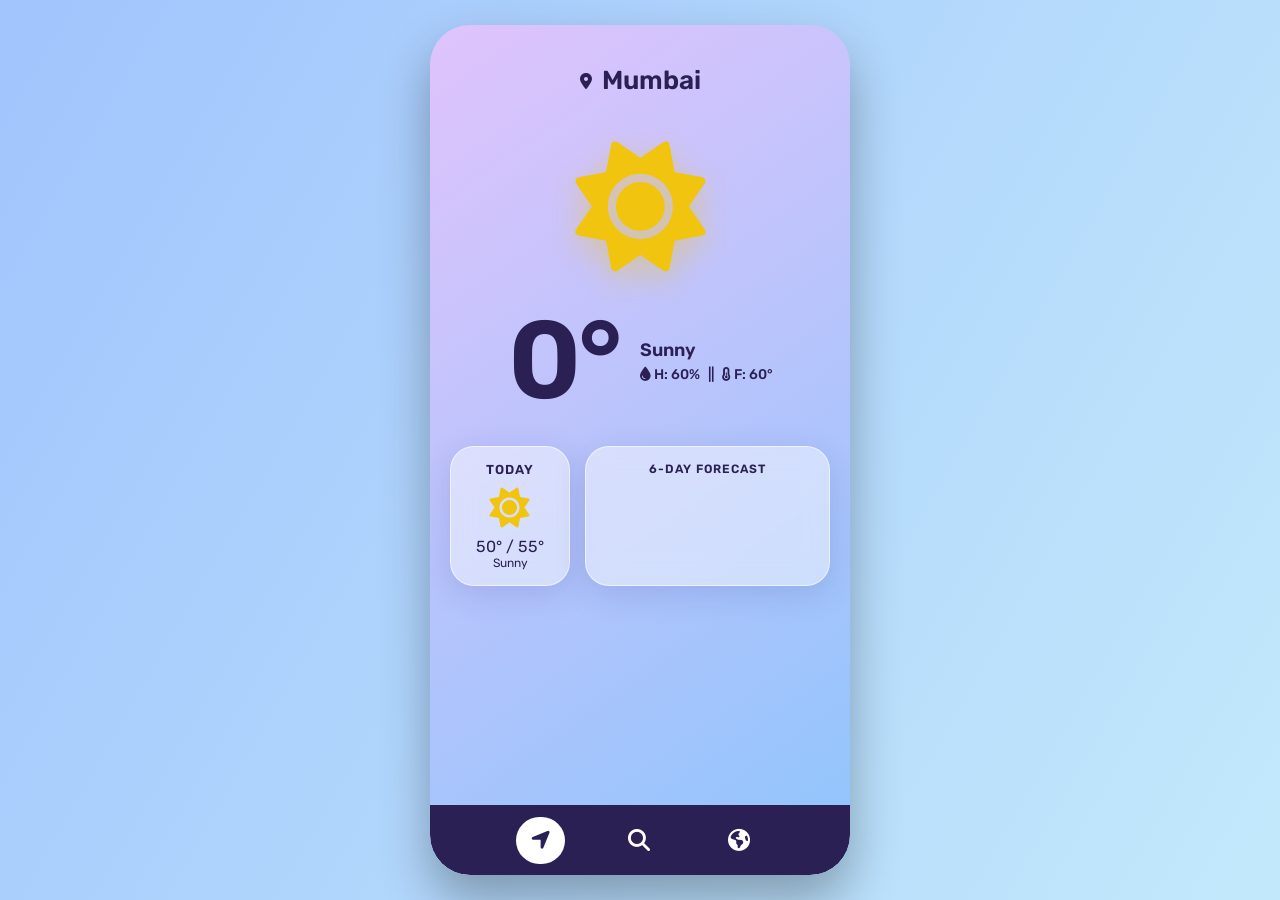
<file: index.html>
<!DOCTYPE html>
<html lang="en">
  <head>
    <meta charset="UTF-8" />
    
    <meta name="viewport" content="width=device-width, initial-scale=1.0" />
    
    <link rel="icon" type="image/png" href="img/icon.png" />
    
    <link
      rel="stylesheet"
      href="https://cdnjs.cloudflare.com/ajax/libs/font-awesome/6.4.0/css/all.min.css"
    />
    
    <link rel="stylesheet" href="css/style.css" />
    
    <title>Weather App | Portfolio</title>
  </head>

  <body>
    <main id="screen" class="weather-app-container">
      
      <header class="city-name-header">
        <i class="fa-solid fa-location-dot"></i>
        <h1 id="city-name">Mumbai</h1>
      </header>

      <section class="current-weather">
        <div class="weather-icon-container">
          <i class="fa-solid fa-sun weather-icon" id="main-weather-icon"></i>
        </div>
        
        <div class="weather-description">
          <div class="show-metric" id="metric">0°</div>
          
          <div class="weather-details">
            <div class="weather-condition" id="weather-condition">Sunny</div>
            
            <div class="h-f-details">
              <div class="show-humidity">
                 <i class="fa-solid fa-droplet"></i> H: <span id="humidity">60</span>%
              </div>
              <span class="divider">||</span>
              <div class="show-feels-like">
                <i class="fa-solid fa-temperature-half"></i> F: <span id="feels-like">60</span>°
              </div>
            </div>
          </div>
        </div>
      </section>

      <section class="forecasts-box">
        
        <article class="today-forecast">
          <h4>TODAY</h4>
          <div class="weather-icon-today">
            <i class="fa-solid fa-sun weather-icons" id="today-weather-icon"></i>
          </div>
          <div class="temp-today">
            <span id="temp-min-today">50°</span> / <span id="temp-max-today">55°</span>
          </div>
          <div class="weather-condition-today" id="weather-condition-today">Sunny</div>
        </article>

        <article class="future-forecast">
          <h5>6-DAY FORECAST</h5>
          <div id="future-forecast-box"></div>
        </article>
      </section>

      <nav class="bottom-nav">
        <ul>
          <li>
            <a class="active" href="index.html" aria-label="Current Location">
              <i class="fa-solid fa-location-arrow"></i>
            </a>
          </li>
          <li>
            <a href="search.html" aria-label="Search City">
              <i class="fa-solid fa-magnifying-glass"></i>
            </a>
          </li>
          <li>
            <a href="world.html" aria-label="World Weather">
              <i class="fa-solid fa-earth-americas"></i>
            </a>
          </li>
        </ul>
      </nav>
    </main>
    
    <script src="js/main.js"></script>
  </body>
</html>
</file>
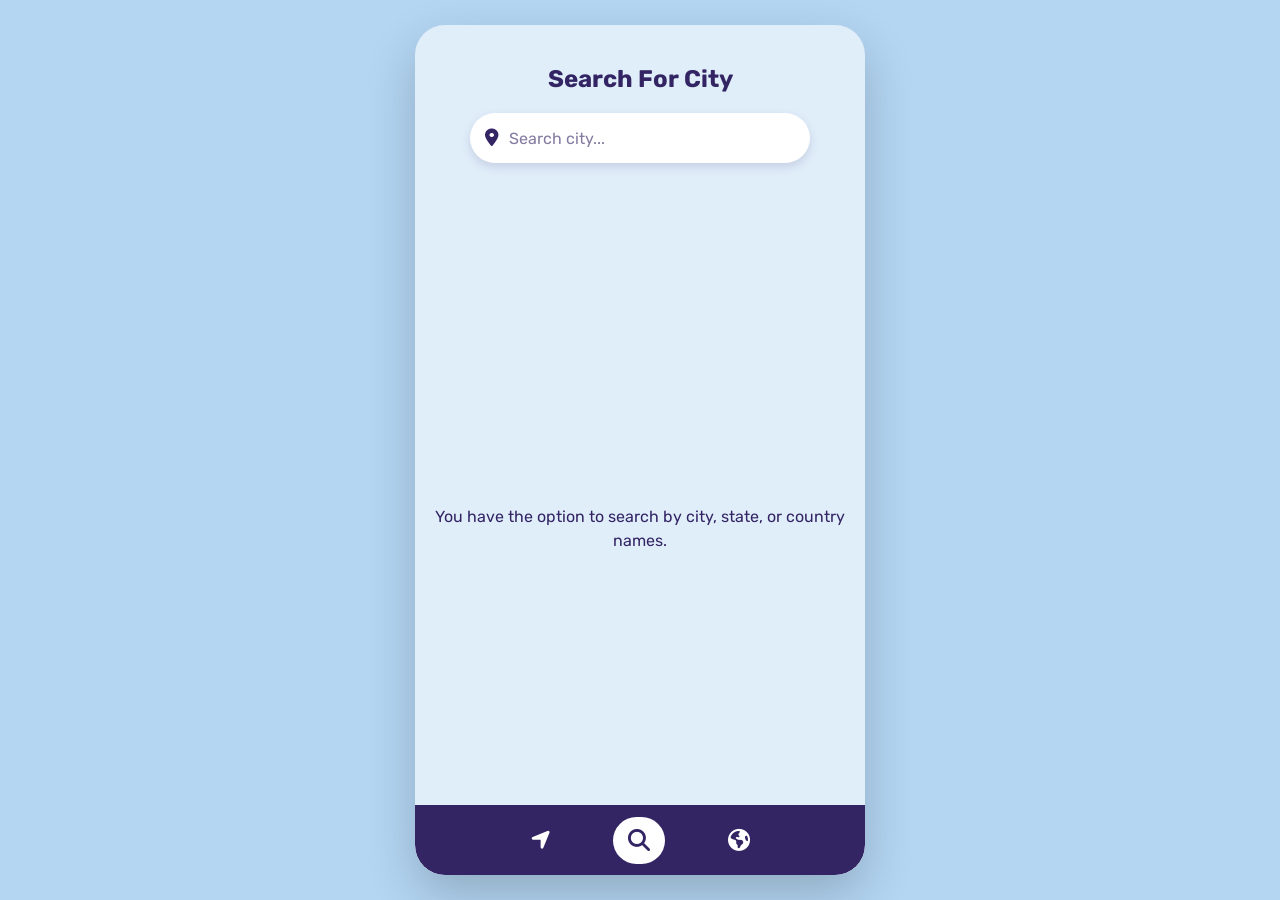
<file: search.html>
<!DOCTYPE html>
<html lang="en">
<head>
  <meta charset="UTF-8">
  
  <meta name="viewport" content="width=device-width, initial-scale=1.0">
  
  <link rel="icon" type="image/png" href="img/icon.png" />
  
  <link rel="stylesheet" href="https://cdnjs.cloudflare.com/ajax/libs/font-awesome/6.4.0/css/all.min.css" />
  
  <link rel="stylesheet" href="css/search.css" />
  
  <title>Search Weather | Portfolio</title>
</head>

<body>
  <main id="screen" class="weather-app-container">
    
    <header class="search-header">
      <h3>Search For City</h3>
    </header>

    <section class="search-bar-container">
      <div class="search">
        <div class="search-icon"><i class="fa-solid fa-location-dot"></i></div>
        <input class="searchinput" type="text" placeholder="Search city...">
      </div>
    </section>

    <div class="message">
      <p>You have the option to search by city, state, or country names.</p>
    </div>

    <div class="error-message" style="display: none;">
      <p>Location not found. Please check your spelling and try again.</p>
    </div>

    <section class="return" style="display: none;">
      <div class="box">
        
        <div class="weather-box">
          <div class="name">
            <div class="city-name">London</div>
            <div class="weather-temp">20°</div>
          </div>
          <div class="weather-icon-container">
            <i class="fa-solid fa-sun weather-icon"></i>
          </div>
        </div>

        <div class="weather-desc">
          <div class="desc-box">
            <div class="desc-icon"><i class="fa-solid fa-wind"></i></div>
            <div class="desc-name">Wind</div>
            <div class="desc-info wind">15 m/s</div>
          </div>

          <div class="desc-box">
            <div class="desc-icon"><i class="fa-solid fa-temperature-full"></i></div>
            <div class="desc-name">Pressure</div>
            <div class="desc-info pressure">15 mbar</div>
          </div>

          <div class="desc-box">
            <div class="desc-icon"><i class="fa-solid fa-droplet"></i></div>
            <div class="desc-name">Humidity</div>
            <div class="desc-info humidity">50%</div>
          </div>
        </div>

        <div class="weather-desc">
          <div class="desc-box">
            <div class="desc-icon"><i class="fa-solid fa-sun"></i></div>
            <div class="desc-name">Sunrise</div>
            <div class="desc-info sunrise">06:00</div>
          </div>

          <div class="desc-box">
            <div class="desc-icon"><i class="fa-solid fa-cloud-sun"></i></div>
            <div class="desc-name">Sunset</div>
            <div class="desc-info sunset">18:00</div>
          </div>
        </div>

      </div>
    </section>

    <nav class="bottom-nav">
      <ul>
        <li>
          <a href="index.html" aria-label="Current Location">
            <i class="fa-solid fa-location-arrow"></i>
          </a>
        </li>
        <li>
          <a class="active" href="search.html" aria-label="Search City">
            <i class="fa-solid fa-magnifying-glass"></i>
          </a>
        </li>
        <li>
          <a href="world.html" aria-label="World Weather">
            <i class="fa-solid fa-earth-americas"></i>
          </a>
        </li>
      </ul>
    </nav>
    
  </main>

  <script src="js/search.js"></script>
</body>
</html>
</file>
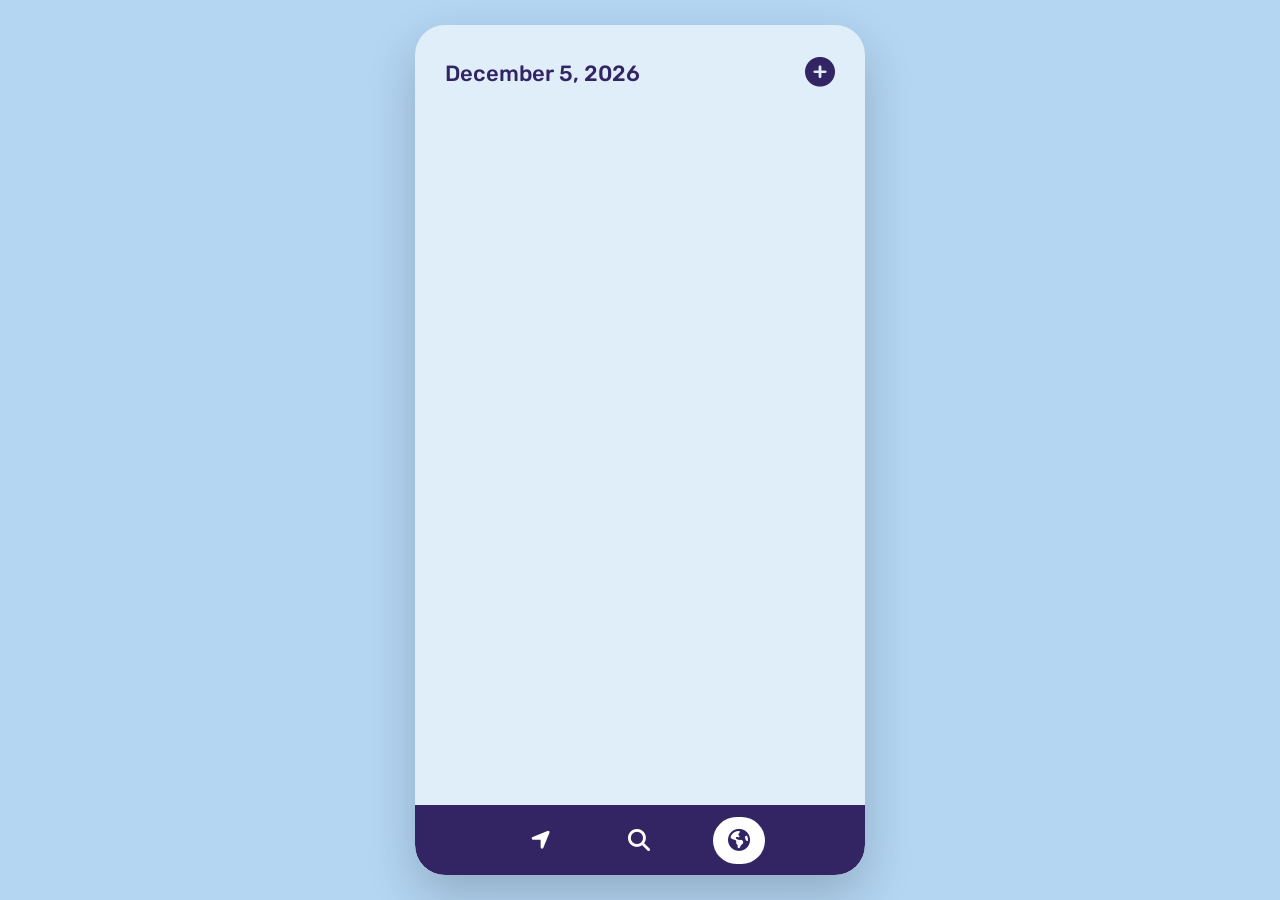
<file: world.html>
<!DOCTYPE html>
<html lang="en">
<head>
  <meta charset="UTF-8">
  
  <meta name="viewport" content="width=device-width, initial-scale=1.0">
  
  <link rel="icon" type="image/png" href="img/icon.png" />
  
  <link rel="stylesheet" href="https://cdnjs.cloudflare.com/ajax/libs/font-awesome/6.4.0/css/all.min.css" />
  
  <link rel="stylesheet" href="css/world.css" />
  
  <title>Saved Cities | Portfolio</title>
</head>

<body>
  <main id="screen" class="weather-app-container">
    
    <header class="section-header">
      <div class="date" id="current-date">April 7, 2024</div>
      
      <button class="add-btn" id="toggle-add-btn" aria-label="Add a new city">
        <i class="fa-solid fa-circle-plus btn-icon"></i>
      </button>
    </header>

    <section class="add-section-container" id="add-section">
      <div class="add-section">
        <div class="add-section-title">
          <h2>Add a new place</h2>
        </div>
        
        <div class="search">
          <div class="search-icon"><i class="fa-solid fa-location-dot"></i></div>
          <input class="searchinput" id="add-city-input" type="text" placeholder="Search city to save...">
        </div>
        
        <div class="messages">
          <div class="error-message" id="error-msg" style="display: none;">City not found</div>
          <div class="normal-message" id="normal-msg">Search your city to add</div>
          <div class="added-message" id="success-msg" style="display: none;">Successfully added ✔</div>
        </div>
      </div>
    </section>

    <section class="city-box" id="saved-cities-list">
        </section>

    <nav class="bottom-nav">
      <ul>
        <li>
          <a href="index.html" aria-label="Current Location">
            <i class="fa-solid fa-location-arrow"></i>
          </a>
        </li>
        <li>
          <a href="search.html" aria-label="Search City">
            <i class="fa-solid fa-magnifying-glass"></i>
          </a>
        </li>
        <li>
          <a class="active" href="world.html" aria-label="Saved Cities">
            <i class="fa-solid fa-earth-americas"></i>
          </a>
        </li>
      </ul>
    </nav>
    
  </main>

  <script src="js/world.js"></script>
</body>
</html>
</file>
<file: css/style.css>
/* =========================================
   GLOBAL VARIABLES & RESET
   ========================================= */
@import url("https://fonts.googleapis.com/css2?family=Rubik:wght@300;400;500;600&display=swap");

:root {
  --font-color-main: #2b2054; /* Slightly darker for better contrast */
  --white-color: #ffffff;
  --icon-color: #f1c40f; 
  /* Glassmorphism Variables */
  --glass-bg: rgba(255, 255, 255, 0.45);
  --glass-border: rgba(255, 255, 255, 0.6);
  --glass-shadow: 0 8px 32px 0 rgba(31, 38, 135, 0.15);
}

* {
  padding: 0;
  margin: 0;
  box-sizing: border-box;
  font-family: "Rubik", sans-serif;
}

/* =========================================
   MAIN LAYOUT & GORGEOUS BACKGROUND
   ========================================= */
body {
  /* A beautiful, modern sky-blue gradient */
  background: linear-gradient(120deg, #a1c4fd 0%, #c2e9fb 100%);
  display: flex;
  justify-content: center;
  align-items: center;
  min-height: 100vh; 
}

.weather-app-container {
  width: 100%; 
  min-height: 100vh; 
  display: flex;
  flex-direction: column;
  position: relative; 
}

/* =========================================
   HEADER & WEATHER ICON
   ========================================= */
.city-name-header {
  color: var(--font-color-main);
  display: flex;
  justify-content: center;
  align-items: center;
  padding: 40px 20px 0 20px;
  gap: 10px; 
  text-align: center;
}

.city-name-header h1 {
  font-size: 26px;
  font-weight: 600;
}

.current-weather {
  display: flex;
  flex-direction: column;
  align-items: center;
  margin-top: 10px;
}

.weather-icon-container {
  height: 200px;
  display: flex;
  justify-content: center;
  align-items: center;
  animation: float 3s ease-in-out infinite; 
}

.weather-icon-container i {
  font-size: 130px; 
  color: var(--icon-color);
  /* Adds a soft glowing shadow to the sun icon */
  filter: drop-shadow(0px 10px 15px rgba(241, 196, 15, 0.4));
}

@keyframes float {
  0%, 100% { transform: translateY(0); }
  50% { transform: translateY(-10px); }
}

/* =========================================
   TEMPERATURE & DETAILS
   ========================================= */
.weather-description {
  display: flex;
  align-items: center;
  justify-content: center;
  color: var(--font-color-main);
  width: 100%;
  gap: 20px; 
}

.show-metric {
  font-size: 110px;
  font-weight: 600;
  line-height: 1; 
  letter-spacing: -3px;
}

.weather-details {
  display: flex;
  flex-direction: column;
  gap: 5px;
  font-size: 16px;
  font-weight: 500;
}

.weather-condition {
  text-transform: capitalize;
  font-weight: 600;
  font-size: 18px;
}

.h-f-details {
  display: flex;
  gap: 8px;
  align-items: center;
  font-size: 14px;
}

/* =========================================
   FORECAST SECTION (GLASSMORPHISM)
   ========================================= */
.forecasts-box {
  display: flex;
  justify-content: center;
  gap: 15px;
  padding: 30px 20px;
  color: var(--font-color-main);
  margin-bottom: 80px; 
}

/* Frosted Glass Cards */
.today-forecast, .future-forecast {
  background: var(--glass-bg);
  backdrop-filter: blur(12px);
  -webkit-backdrop-filter: blur(12px);
  border: 1px solid var(--glass-border);
  box-shadow: var(--glass-shadow);
  border-radius: 24px;
  padding: 15px;
}

.today-forecast {
  width: 120px;
  display: flex;
  flex-direction: column;
  align-items: center;
  justify-content: space-between;
  flex-shrink: 0;
}

.today-forecast h4 {
  font-size: 13px;
  font-weight: 600;
  letter-spacing: 1px;
}

.today-forecast i {
  font-size: 40px;
  color: var(--icon-color);
  margin: 10px 0;
}

.weather-condition-today {
  text-transform: capitalize;
  font-size: 12px;
  text-align: center;
}

.future-forecast {
  flex-grow: 1; 
  display: flex;
  flex-direction: column;
  overflow: hidden; 
}

.future-forecast h5 {
  font-size: 12px;
  font-weight: 600;
  margin-bottom: 12px;
  text-align: center;
  letter-spacing: 1px;
}

#future-forecast-box {
  display: flex;
  overflow-x: auto; 
  gap: 12px;
  padding-bottom: 10px;
}

#future-forecast-box::-webkit-scrollbar {
  display: none;
}

/* Fixed the squished items by adding min-width */
.weather-forecast-box {
  min-width: 65px; 
  display: flex;
  flex-direction: column;
  align-items: center;
  gap: 6px;
  text-align: center;
}

.day-weather {
  font-size: 13px;
  font-weight: 600;
}

.weather-icon-forecast i {
  font-size: 20px;
  color: var(--icon-color);
}

.temp-weather {
  font-size: 14px;
  font-weight: 500;
}

.weather-main-forecast {
  font-size: 11px;
  text-transform: capitalize;
  opacity: 0.8;
}

/* =========================================
   BOTTOM NAVIGATION
   ========================================= */
.bottom-nav {
  width: 100%;
  height: 70px;
  background-color: var(--font-color-main);
  position: absolute; 
  bottom: 0;
  display: flex;
  justify-content: center;
  align-items: center;
}

.bottom-nav ul {
  display: flex;
  gap: 3rem; 
  list-style: none; 
}

.bottom-nav ul li a {
  color: var(--white-color);
  font-size: 22px;
  text-decoration: none; 
  padding: 10px 15px;
  border-radius: 50px;
  transition: all 0.3s ease; 
}

.bottom-nav ul li a.active, 
.bottom-nav ul li a:hover {
  background-color: var(--white-color);
  color: var(--font-color-main);
}

/* =========================================
   RESPONSIVE DESIGN (Media Queries)
   ========================================= */
@media screen and (min-width: 600px) {
  .weather-app-container {
    width: 420px; 
    min-height: 850px; 
    border-radius: 40px; 
    box-shadow: 0 25px 50px rgba(0, 0, 0, 0.3); 
    overflow: hidden; 
    /* The widget gets a slightly different gradient to stand out from the page background */
    background: linear-gradient(145deg, #e0c3fc 0%, #8ec5fc 100%);
  }

  .bottom-nav {
    border-radius: 0 0 40px 40px; 
  }
}
</file>
<file: css/search.css>
/* =========================================
   GLOBAL VARIABLES & RESET
   ========================================= */
/* Imports the Rubik font from Google Fonts */
@import url("https://fonts.googleapis.com/css2?family=Rubik:ital,wght@0,300..900;1,300..900&display=swap");

/* Reusing the same CSS variables from the main page for perfect consistency */
:root {
  --font-color-main: #332464;
  --white-color: #ffffff;
  --bg-light-blue: #B4D6F3;
  --app-bg: #E0EEFA;
  --icon-color: #f1c40f; /* Yellow for the FontAwesome sun/weather icons */
}

/* Global Reset: Removes default browser margins/padding */
* {
  padding: 0;
  margin: 0;
  box-sizing: border-box;
  font-family: "Rubik", sans-serif;
  list-style: none; /* Removes bullet points from the nav list globally */
}

/* =========================================
   MAIN LAYOUT (Mobile-First)
   ========================================= */
/* Centers the entire app on the background */
body {
  background-color: var(--bg-light-blue);
  display: flex;
  justify-content: center;
  align-items: center;
  min-height: 100vh; 
}

/* The primary container. On mobile, it takes up the full viewport */
.weather-app-container {
  background-color: var(--app-bg);
  width: 100%;
  min-height: 100vh;
  display: flex;
  flex-direction: column;
  position: relative; /* Crucial: Allows the bottom nav to pin absolutely to the bottom of this container */
}

/* =========================================
   HEADER & SEARCH BAR
   ========================================= */
.search-header h3 {
  color: var(--font-color-main);
  text-align: center;
  padding: 40px 0 20px 0; /* Gives some breathing room at the top */
  font-size: 24px;
}

/* Centers the search bar horizontally */
.search-bar-container {
  display: flex;
  justify-content: center;
  width: 100%;
  margin-bottom: 20px;
}

/* The pill-shaped white search bar */
.search {
  width: 85%;
  max-width: 340px;
  height: 50px;
  border-radius: 40px;
  display: flex;
  justify-content: center;
  align-items: center;
  box-shadow: 0 4px 10px rgba(51, 36, 100, 0.15); /* A soft, modern drop shadow */
  background-color: var(--white-color);
  padding: 0 15px; /* Keeps text from touching the curved edges */
}

.search-icon {
  display: flex;
  justify-content: center;
  align-items: center;
  margin-right: 10px;
}

.search-icon i {
  font-size: 18px;
  color: var(--font-color-main);
}

/* The actual typing area */
.searchinput {
  width: 100%;
  height: 100%;
  font-size: 16px;
  color: var(--font-color-main);
  border: none; /* Removes ugly default browser borders */
  outline: none; /* Prevents the blue glow when clicked */
  background: transparent;
}

/* Styles the placeholder text ("Search city...") */
.searchinput::placeholder {
  color: var(--font-color-main);
  opacity: 0.6;
}

/* =========================================
   MESSAGES (Default & Error)
   ========================================= */
/* These blocks show when the user first loads the page, or if a search fails */
.message, .error-message {
  flex-grow: 1; /* Pushes the message into the middle of the available space */
  display: flex;
  justify-content: center;
  align-items: center;
  padding: 40px 20px;
}

.message p, .error-message p {
  color: var(--font-color-main);
  text-align: center;
  font-size: 16px;
  line-height: 1.5; /* Makes multi-line text easier to read */
}

/* =========================================
   WEATHER RESULTS CARD
   ========================================= */
/* The main wrapper for all weather data once a search succeeds */
.return {
  padding: 0 20px;
  margin-bottom: 90px; /* Leaves room so the nav bar doesn't cover the bottom row of stats */
}

.box {
  display: flex;
  flex-direction: column;
  gap: 15px; /* Consistent spacing between the main card and the stat rows */
  align-items: center;
}

/* The dark primary card showing City, Temp, and main Icon */
.weather-box {
  width: 100%;
  max-width: 350px;
  height: 180px;
  border-radius: 30px;
  display: flex;
  justify-content: space-between;
  align-items: center;
  background-color: var(--font-color-main);
  color: var(--white-color);
  padding: 0 30px;
  box-shadow: 0 10px 20px rgba(0,0,0,0.1);
}

.name {
  display: flex;
  flex-direction: column;
}

.city-name {
  font-size: 22px;
  font-weight: 500;
}

.weather-temp {
  font-size: 60px;
  font-weight: 600;
  line-height: 1;
}

/* The massive FontAwesome icon inside the dark card */
.weather-icon-container {
  display: flex;
  align-items: center;
  justify-content: center;
}

.weather-icon-container i {
  font-size: 80px; 
  color: var(--icon-color);
}

/* =========================================
   DETAILED WEATHER GRIDS
   ========================================= */
/* The flex containers that hold the smaller stats (Wind, Humidity, Sunrise, etc.) */
.weather-desc {
  display: flex;
  justify-content: center;
  gap: 15px; /* Spacing between columns */
  width: 100%;
  max-width: 350px;
}

/* The individual dark squares for each stat */
.desc-box {
  flex: 1; /* Ensures all squares in a row are the exact same width */
  height: 110px;
  border-radius: 20px;
  display: flex;
  flex-direction: column;
  justify-content: center;
  align-items: flex-start;
  padding: 15px;
  color: var(--white-color);
  background-color: var(--font-color-main);
  box-shadow: 0 5px 15px rgba(0,0,0,0.1);
}

/* The tiny FontAwesome icons inside the stat squares */
.desc-icon i {
  font-size: 20px;
  color: var(--icon-color);
  margin-bottom: 5px;
}

.desc-name {
  font-size: 12px;
  opacity: 0.8; /* Dims the label slightly to emphasize the data value below it */
  margin-bottom: 2px;
}

.desc-info {
  font-size: 15px;
  font-weight: 500;
}

/* =========================================
   BOTTOM NAVIGATION
   ========================================= */
/* Exactly identical to index.html to ensure a seamless user experience */
.bottom-nav {
  width: 100%;
  height: 70px;
  background-color: var(--font-color-main);
  position: absolute; 
  bottom: 0;
  display: flex;
  justify-content: center;
  align-items: center;
}

.bottom-nav ul {
  display: flex;
  gap: 3rem;
  list-style: none;
}

.bottom-nav ul li a {
  color: var(--white-color);
  font-size: 22px;
  text-decoration: none;
  padding: 10px 15px;
  border-radius: 50px;
  transition: all 0.3s ease;
}

.bottom-nav ul li a.active, 
.bottom-nav ul li a:hover {
  background-color: var(--white-color);
  color: var(--font-color-main);
}

/* =========================================
   RESPONSIVE DESIGN (Media Queries)
   ========================================= */
/* Tablets and Desktop Monitors (Screens wider than 600px) */
@media screen and (min-width: 600px) {
  
  .weather-app-container {
    /* Transforms the full-screen layout into a centered, rounded widget */
    width: 450px;
    min-height: 850px;
    border-radius: 30px;
    box-shadow: 0 20px 50px rgba(0, 0, 0, 0.2);
    overflow: hidden;
  }

  .bottom-nav {
    border-radius: 0 0 30px 30px; /* Curves the bottom nav to match the widget */
  }
}
</file>
<file: css/world.css>
/* =========================================
   GLOBAL VARIABLES & RESET
   ========================================= */
/* Imports the Rubik font from Google Fonts */
@import url("https://fonts.googleapis.com/css2?family=Rubik:ital,wght@0,300..900;1,300..900&display=swap");

/* Reusing our global color palette for perfect consistency across the app */
:root {
  --font-color-main: #332464;
  --white-color: #ffffff;
  --bg-light-blue: #B4D6F3;
  --app-bg: #E0EEFA;
  --icon-color: #f1c40f; 
}

/* Global Reset: Removes default margins and applies the font */
* {
  padding: 0;
  margin: 0;
  box-sizing: border-box;
  font-family: "Rubik", sans-serif;
  list-style: none; /* Removes bullet points globally */
}

/* =========================================
   MAIN LAYOUT (Mobile-First)
   ========================================= */
/* Centers the app on the screen */
body {
  background-color: var(--bg-light-blue);
  display: flex;
  justify-content: center;
  align-items: center;
  min-height: 100vh;
}

/* Main app container matching the index and search pages */
.weather-app-container {
  background-color: var(--app-bg);
  width: 100%;
  min-height: 100vh;
  display: flex;
  flex-direction: column;
  position: relative; /* Crucial for absolute positioning the nav and the add-city modal */
  overflow: hidden; /* Prevents the hidden add-city modal from causing scrollbars */
}

/* =========================================
   HEADER SECTION
   ========================================= */
/* Flex container to push the date to the left and the button to the right */
.section-header {
  display: flex;
  justify-content: space-between;
  align-items: center;
  padding: 30px 30px 10px 30px;
}

/* Styling for the current date text */
.date {
  font-weight: 500;
  font-size: 22px;
  color: var(--font-color-main);
}

/* Resets default button styles so it looks like a clean icon */
.add-btn {
  background: none;
  border: none;
  cursor: pointer;
  font-size: 30px;
  color: var(--font-color-main);
  transition: transform 0.2s ease; /* Smooth hover/click effect */
}

.add-btn:hover {
  transform: scale(1.1); /* Slightly enlarges the plus icon when hovered */
}

/* =========================================
   ADD NEW CITY MODAL (Sliding Animation)
   ========================================= */
/* The container for the search popup. Hidden above the screen by default */
.add-section-container {
  position: absolute;
  top: -100%; /* Hides it completely above the app container */
  left: 50%;
  transform: translateX(-50%); /* Keeps it perfectly centered horizontally */
  width: 90%;
  max-width: 380px;
  background-color: var(--font-color-main);
  border-radius: 30px;
  padding: 30px 20px;
  transition: top 0.4s ease-in-out; /* The smooth sliding animation you originally designed */
  z-index: 10; /* Ensures it sits on top of the city cards */
  box-shadow: 0 15px 30px rgba(0,0,0,0.3);
}

/* JavaScript will add this class to slide the modal down into view */
.add-section-container.show {
  top: 90px; 
}

.add-section-title h2 {
  text-align: center;
  color: var(--white-color);
  font-size: 20px;
  margin-bottom: 20px;
}

/* The white search bar inside the dark modal */
.search {
  width: 100%;
  height: 45px;
  border-radius: 40px;
  display: flex;
  justify-content: center;
  align-items: center;
  background-color: var(--white-color);
  padding: 0 15px;
}

.search-icon i {
  font-size: 16px;
  color: var(--font-color-main);
  margin-right: 10px;
}

/* The actual text input area */
.searchinput {
  width: 100%;
  font-size: 15px;
  color: var(--font-color-main);
  border: none;
  outline: none;
  background: transparent;
}

.searchinput::placeholder {
  color: var(--font-color-main);
  opacity: 0.6;
}

/* Notification text (Success/Error) */
.messages {
  color: var(--white-color);
  font-size: 14px;
  text-align: center;
  font-weight: 500;
  margin-top: 15px;
  height: 20px; /* Fixed height so the modal doesn't jump in size when messages appear */
}

/* =========================================
   SAVED CITIES LIST
   ========================================= */
/* Container that holds all the saved location cards */
.city-box {
  padding: 20px;
  display: flex;
  flex-direction: column;
  gap: 15px;
  margin-bottom: 90px; /* Prevents the bottom nav from hiding the last card */
  overflow-y: auto; /* Allows scrolling if the user saves a lot of cities */
}

/* Hides the scrollbar for a cleaner look */
.city-box::-webkit-scrollbar {
  display: none;
}

/* The individual dark card for a saved city */
.weather-box {
  width: 100%;
  height: 140px;
  border-radius: 30px;
  display: flex;
  justify-content: space-between;
  align-items: center;
  background-color: var(--font-color-main);
  padding: 0 30px;
  box-shadow: 0 8px 15px rgba(0,0,0,0.1);
}

.name {
  display: flex;
  flex-direction: column;
  color: var(--white-color);
}

.city-name {
  font-size: 20px;
  font-weight: 500;
}

.weather-temp {
  font-size: 50px;
  font-weight: 600;
  line-height: 1;
}

/* Styling for the FontAwesome icon inside the saved city card */
.weather-icon-container {
  display: flex;
  align-items: center;
  justify-content: center;
}

.weather-icon-container i {
  font-size: 60px;
  color: var(--icon-color);
}

/* =========================================
   BOTTOM NAVIGATION
   ========================================= */
/* Reused exactly from index.html and search.html */
.bottom-nav {
  width: 100%;
  height: 70px;
  background-color: var(--font-color-main);
  position: absolute;
  bottom: 0;
  display: flex;
  justify-content: center;
  align-items: center;
  z-index: 100; /* Ensures nav is always on top */
}

.bottom-nav ul {
  display: flex;
  gap: 3rem;
  list-style: none;
}

.bottom-nav ul li a {
  color: var(--white-color);
  font-size: 22px;
  text-decoration: none;
  padding: 10px 15px;
  border-radius: 50px;
  transition: all 0.3s ease;
}

.bottom-nav ul li a.active, 
.bottom-nav ul li a:hover {
  background-color: var(--white-color);
  color: var(--font-color-main);
}

/* =========================================
   RESPONSIVE DESIGN (Media Queries)
   ========================================= */
/* For Tablets and Desktop Monitors */
@media screen and (min-width: 600px) {
  .weather-app-container {
    width: 450px;
    min-height: 850px;
    border-radius: 30px;
    box-shadow: 0 20px 50px rgba(0, 0, 0, 0.2);
  }

  .bottom-nav {
    border-radius: 0 0 30px 30px;
  }
}
</file>
